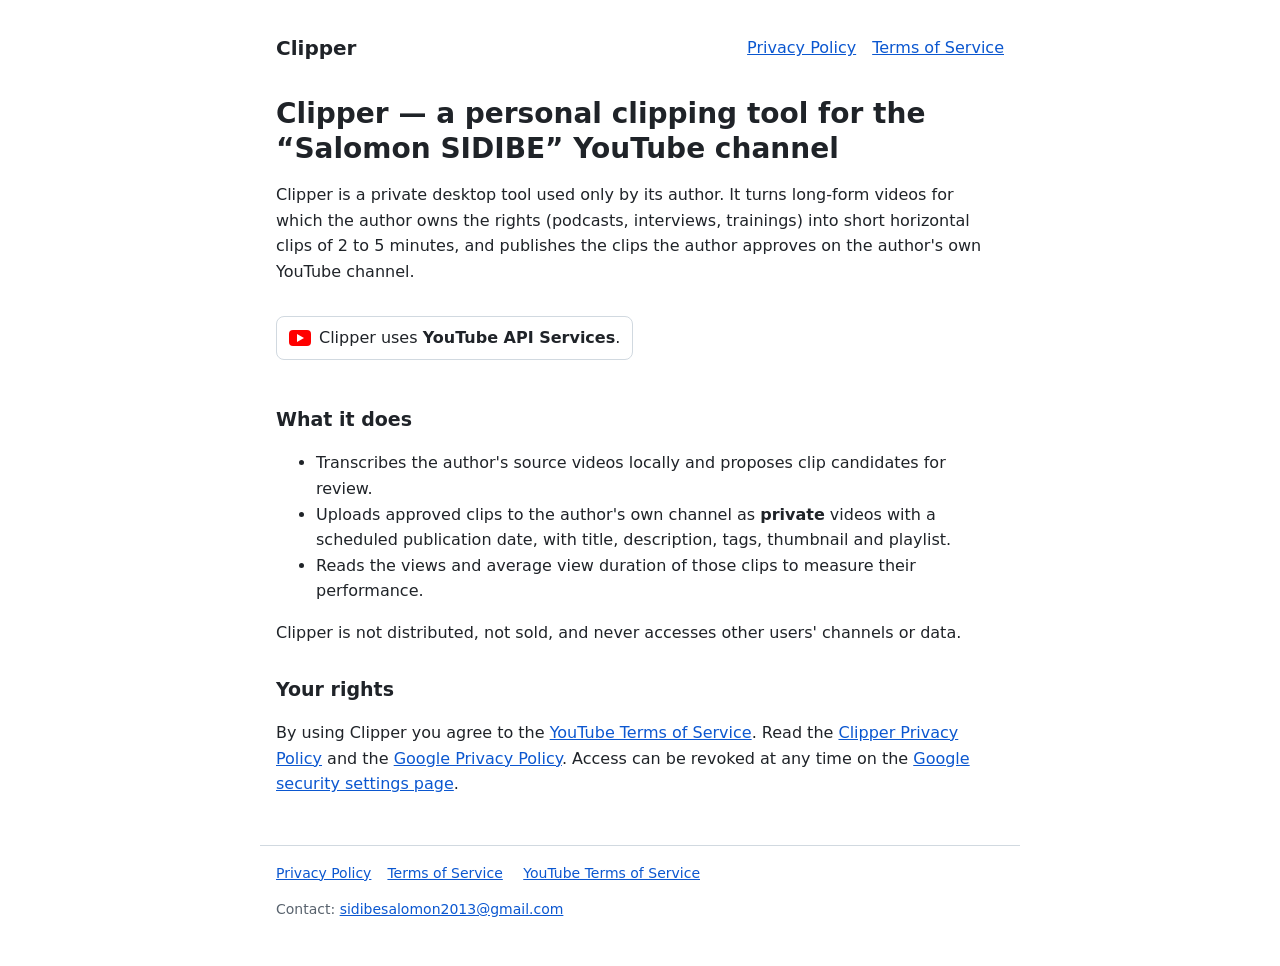
<file: index.html>
<!doctype html>
<html lang="en">
<head>
<meta charset="utf-8">
<meta name="viewport" content="width=device-width, initial-scale=1">
<title>Clipper</title>
<link rel="stylesheet" href="style.css">
</head>
<body>
<header>
  <a class="nom" href="index.html">Clipper</a>
  <nav><a href="privacy.html">Privacy Policy</a><a href="terms.html">Terms of Service</a></nav>
</header>
<main>
  <h1>Clipper — a personal clipping tool for the “Salomon SIDIBE” YouTube channel</h1>
  <p>Clipper is a private desktop tool used only by its author. It turns long-form videos for which
  the author owns the rights (podcasts, interviews, trainings) into short horizontal clips of 2 to 5
  minutes, and publishes the clips the author approves on the author's own YouTube channel.</p>

  <div class="youtube"><span class="pastille" aria-hidden="true"></span>
    <span>Clipper uses <strong>YouTube API Services</strong>.</span></div>

  <h2>What it does</h2>
  <ul>
    <li>Transcribes the author's source videos locally and proposes clip candidates for review.</li>
    <li>Uploads approved clips to the author's own channel as <strong>private</strong> videos with a
      scheduled publication date, with title, description, tags, thumbnail and playlist.</li>
    <li>Reads the views and average view duration of those clips to measure their performance.</li>
  </ul>
  <p>Clipper is not distributed, not sold, and never accesses other users' channels or data.</p>

  <h2>Your rights</h2>
  <p>By using Clipper you agree to the <a href="https://www.youtube.com/t/terms">YouTube Terms of Service</a>.
  Read the <a href="privacy.html">Clipper Privacy Policy</a> and the
  <a href="https://policies.google.com/privacy">Google Privacy Policy</a>. Access can be revoked at any time on the
  <a href="https://security.google.com/settings/security/permissions">Google security settings page</a>.</p>
</main>
<footer>
  <a href="privacy.html">Privacy Policy</a><a href="terms.html">Terms of Service</a>
  <a href="https://www.youtube.com/t/terms">YouTube Terms of Service</a>
  <p>Contact: <a href="mailto:sidibesalomon2013@gmail.com">sidibesalomon2013@gmail.com</a></p>
</footer>
</body>
</html>
</file>
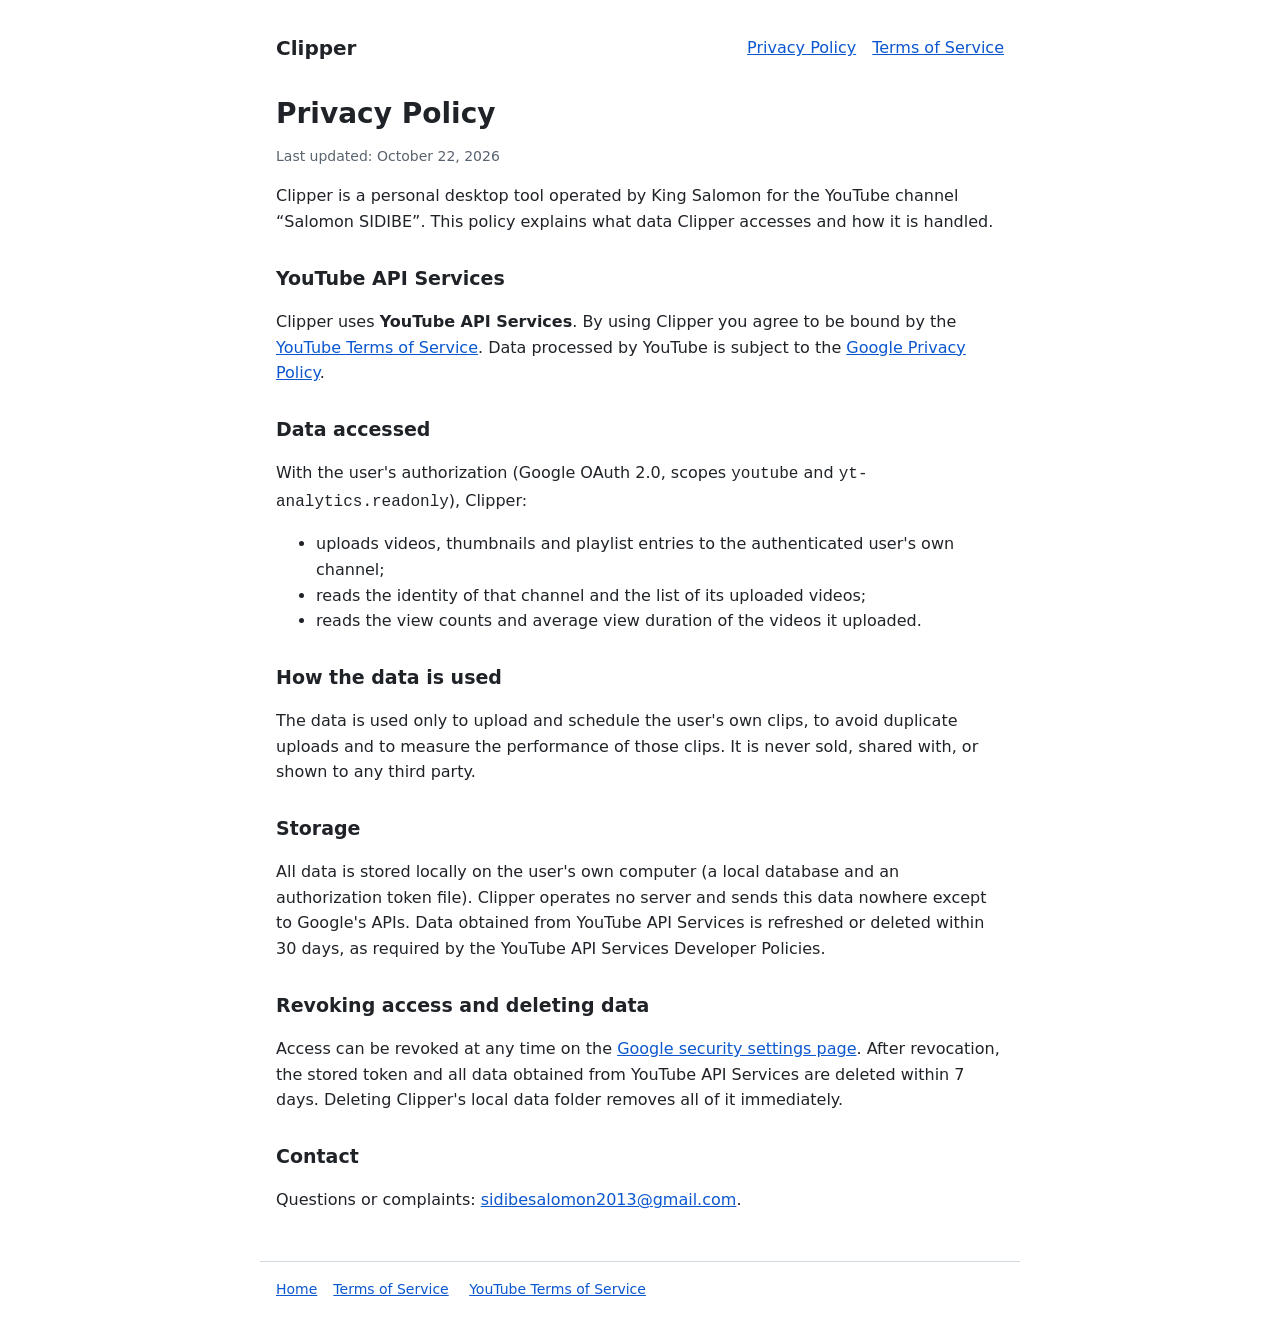
<file: privacy.html>
<!doctype html>
<html lang="en">
<head>
<meta charset="utf-8">
<meta name="viewport" content="width=device-width, initial-scale=1">
<title>Clipper Privacy Policy</title>
<link rel="stylesheet" href="style.css">
</head>
<body>
<header>
  <a class="nom" href="index.html">Clipper</a>
  <nav><a href="privacy.html">Privacy Policy</a><a href="terms.html">Terms of Service</a></nav>
</header>
<main>
  <h1>Privacy Policy</h1>
  <p class="maj">Last updated: October 22, 2026</p>

  <p>Clipper is a personal desktop tool operated by King Salomon for the YouTube channel
  “Salomon SIDIBE”. This policy explains what data Clipper accesses and how it is handled.</p>

  <h2>YouTube API Services</h2>
  <p>Clipper uses <strong>YouTube API Services</strong>. By using Clipper you agree to be bound by the
  <a href="https://www.youtube.com/t/terms">YouTube Terms of Service</a>. Data processed by YouTube is
  subject to the <a href="https://policies.google.com/privacy">Google Privacy Policy</a>.</p>

  <h2>Data accessed</h2>
  <p>With the user's authorization (Google OAuth 2.0, scopes <code>youtube</code> and
  <code>yt-analytics.readonly</code>), Clipper:</p>
  <ul>
    <li>uploads videos, thumbnails and playlist entries to the authenticated user's own channel;</li>
    <li>reads the identity of that channel and the list of its uploaded videos;</li>
    <li>reads the view counts and average view duration of the videos it uploaded.</li>
  </ul>

  <h2>How the data is used</h2>
  <p>The data is used only to upload and schedule the user's own clips, to avoid duplicate uploads
  and to measure the performance of those clips. It is never sold, shared with, or shown to any third
  party.</p>

  <h2>Storage</h2>
  <p>All data is stored locally on the user's own computer (a local database and an authorization
  token file). Clipper operates no server and sends this data nowhere except to Google's APIs.
  Data obtained from YouTube API Services is refreshed or deleted within 30 days, as required by the
  YouTube API Services Developer Policies.</p>

  <h2>Revoking access and deleting data</h2>
  <p>Access can be revoked at any time on the
  <a href="https://security.google.com/settings/security/permissions">Google security settings page</a>.
  After revocation, the stored token and all data obtained from YouTube API Services are deleted within
  7 days. Deleting Clipper's local data folder removes all of it immediately.</p>

  <h2>Contact</h2>
  <p>Questions or complaints: <a href="mailto:sidibesalomon2013@gmail.com">sidibesalomon2013@gmail.com</a>.</p>
</main>
<footer>
  <a href="index.html">Home</a><a href="terms.html">Terms of Service</a>
  <a href="https://www.youtube.com/t/terms">YouTube Terms of Service</a>
</footer>
</body>
</html>
</file>
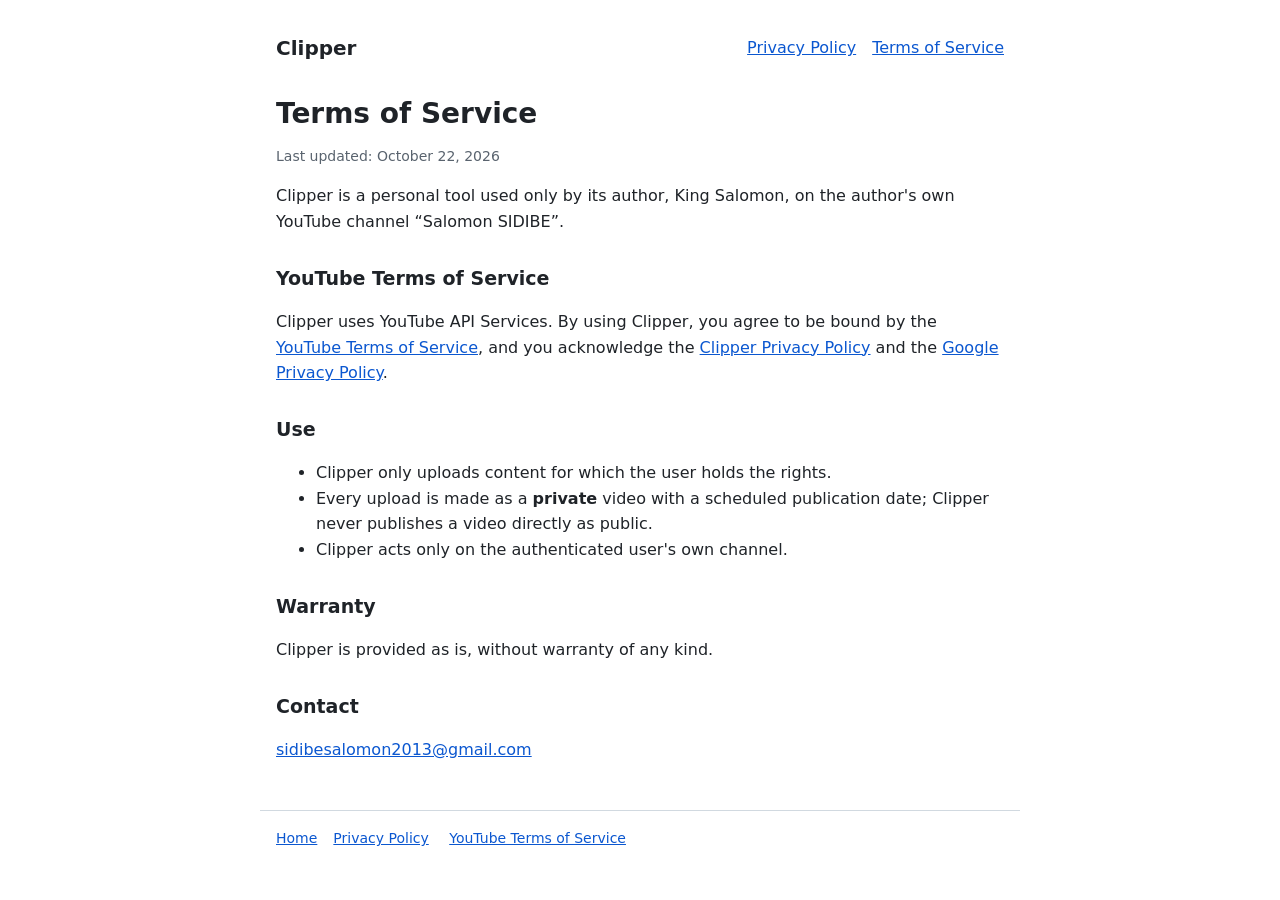
<file: terms.html>
<!doctype html>
<html lang="en">
<head>
<meta charset="utf-8">
<meta name="viewport" content="width=device-width, initial-scale=1">
<title>Clipper Terms of Service</title>
<link rel="stylesheet" href="style.css">
</head>
<body>
<header>
  <a class="nom" href="index.html">Clipper</a>
  <nav><a href="privacy.html">Privacy Policy</a><a href="terms.html">Terms of Service</a></nav>
</header>
<main>
  <h1>Terms of Service</h1>
  <p class="maj">Last updated: October 22, 2026</p>

  <p>Clipper is a personal tool used only by its author, King Salomon, on the author's own YouTube
  channel “Salomon SIDIBE”.</p>

  <h2>YouTube Terms of Service</h2>
  <p>Clipper uses YouTube API Services. By using Clipper, you agree to be bound by the
  <a href="https://www.youtube.com/t/terms">YouTube Terms of Service</a>, and you acknowledge the
  <a href="privacy.html">Clipper Privacy Policy</a> and the
  <a href="https://policies.google.com/privacy">Google Privacy Policy</a>.</p>

  <h2>Use</h2>
  <ul>
    <li>Clipper only uploads content for which the user holds the rights.</li>
    <li>Every upload is made as a <strong>private</strong> video with a scheduled publication date;
      Clipper never publishes a video directly as public.</li>
    <li>Clipper acts only on the authenticated user's own channel.</li>
  </ul>

  <h2>Warranty</h2>
  <p>Clipper is provided as is, without warranty of any kind.</p>

  <h2>Contact</h2>
  <p><a href="mailto:sidibesalomon2013@gmail.com">sidibesalomon2013@gmail.com</a></p>
</main>
<footer>
  <a href="index.html">Home</a><a href="privacy.html">Privacy Policy</a>
  <a href="https://www.youtube.com/t/terms">YouTube Terms of Service</a>
</footer>
</body>
</html>
</file>
<file: style.css>
:root { --fond: #ffffff; --texte: #1f2328; --doux: #59636e; --lien: #0b57d0; --bord: #d1d9e0; --accent: #ff0000; }
@media (prefers-color-scheme: dark) {
  :root { --fond: #0f1115; --texte: #e8eaef; --doux: #9aa3b2; --lien: #7cacf8; --bord: #2a2f3a; }
}
* { box-sizing: border-box; }
body { margin: 0; background: var(--fond); color: var(--texte); font: 16px/1.6 "Segoe UI", system-ui, sans-serif; }
header, main, footer { max-width: 760px; margin: 0 auto; padding: 0 16px; }
header { padding-top: 32px; display: flex; justify-content: space-between; align-items: center; flex-wrap: wrap; gap: 12px; }
header .nom { font-weight: 700; font-size: 20px; color: var(--texte); text-decoration: none; }
nav a { margin-left: 16px; }
a { color: var(--lien); }
h1 { font-size: 28px; line-height: 1.25; margin: 32px 0 8px; }
h2 { font-size: 19px; margin: 28px 0 6px; }
.maj { color: var(--doux); font-size: 14px; }
.youtube { display: inline-flex; align-items: center; gap: 8px; border: 1px solid var(--bord); border-radius: 8px; padding: 8px 12px; margin: 16px 0; }
.youtube .pastille { width: 22px; height: 16px; background: var(--accent); border-radius: 4px; position: relative; }
.youtube .pastille::after { content: ""; position: absolute; left: 8px; top: 4px; border-left: 7px solid #fff; border-top: 4px solid transparent; border-bottom: 4px solid transparent; }
footer { border-top: 1px solid var(--bord); margin-top: 48px; padding-top: 16px; padding-bottom: 32px; color: var(--doux); font-size: 14px; }
footer a { margin-right: 16px; }
</file>
